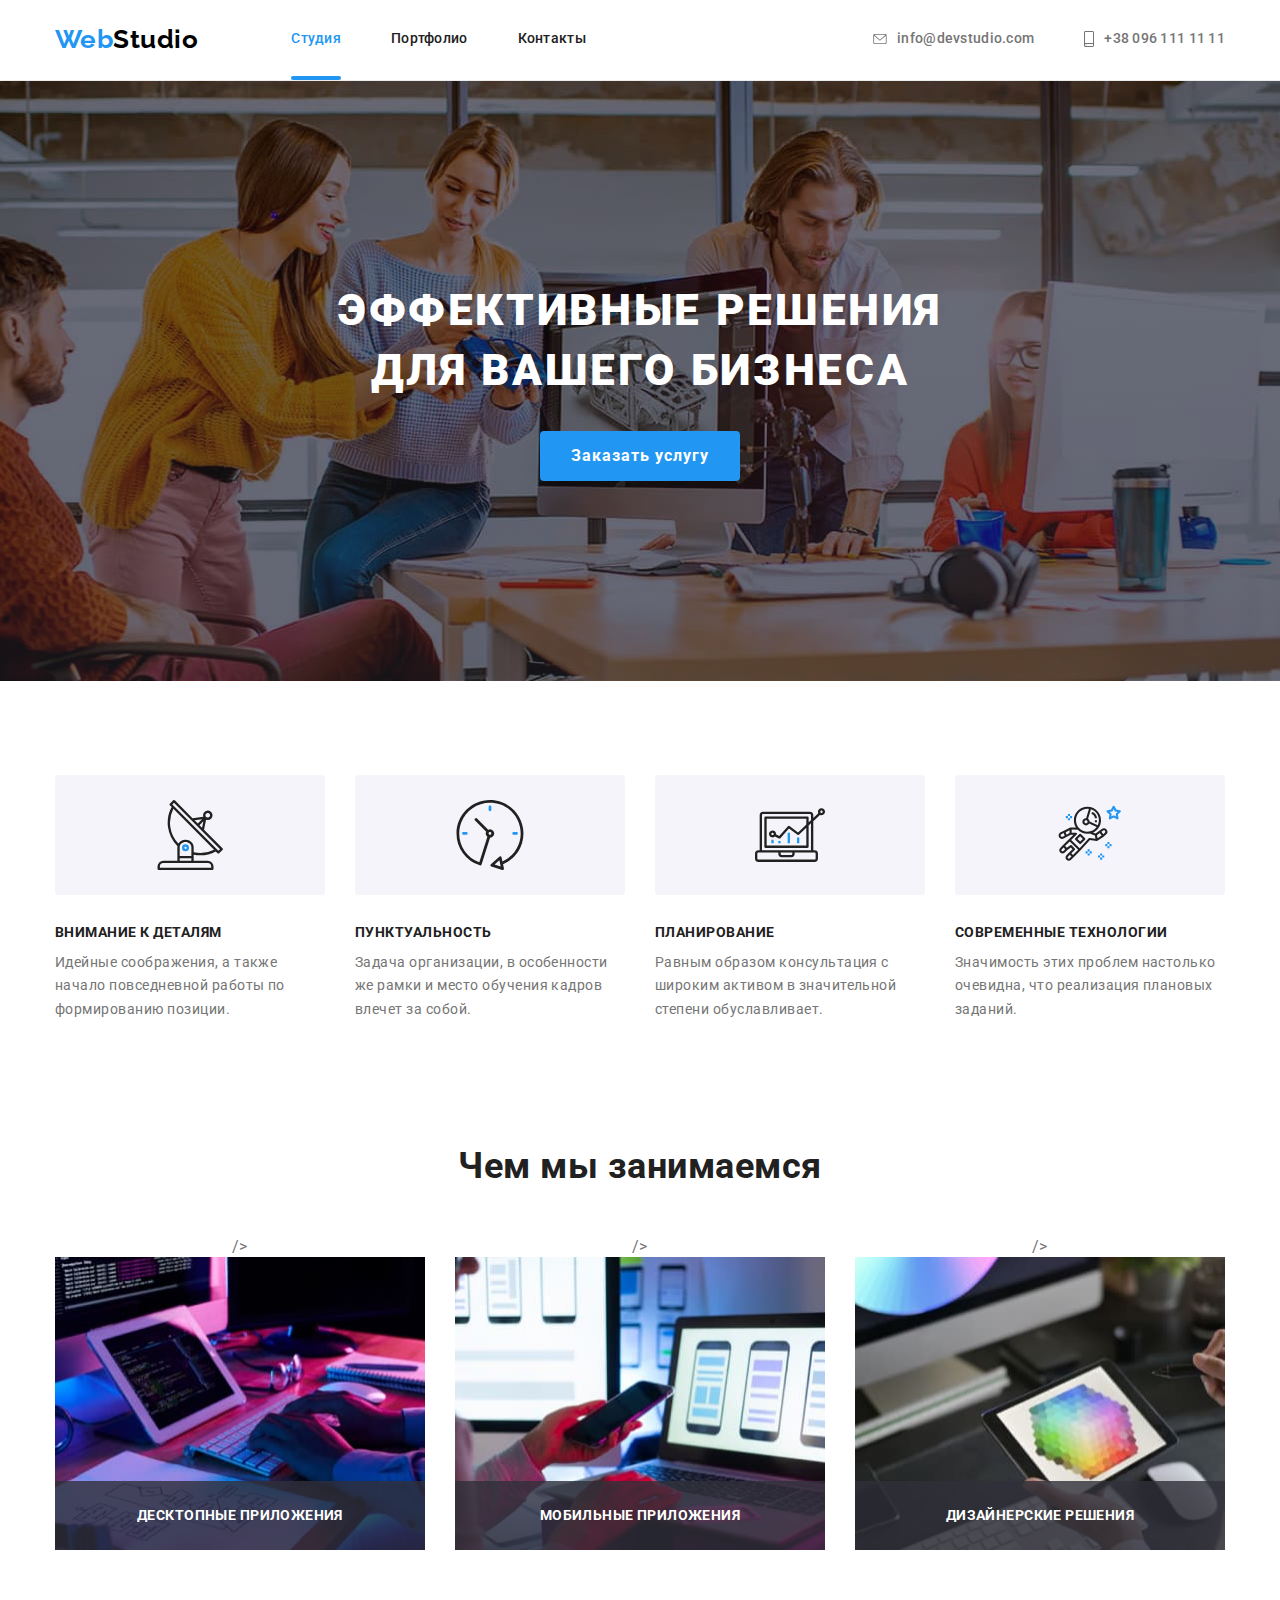
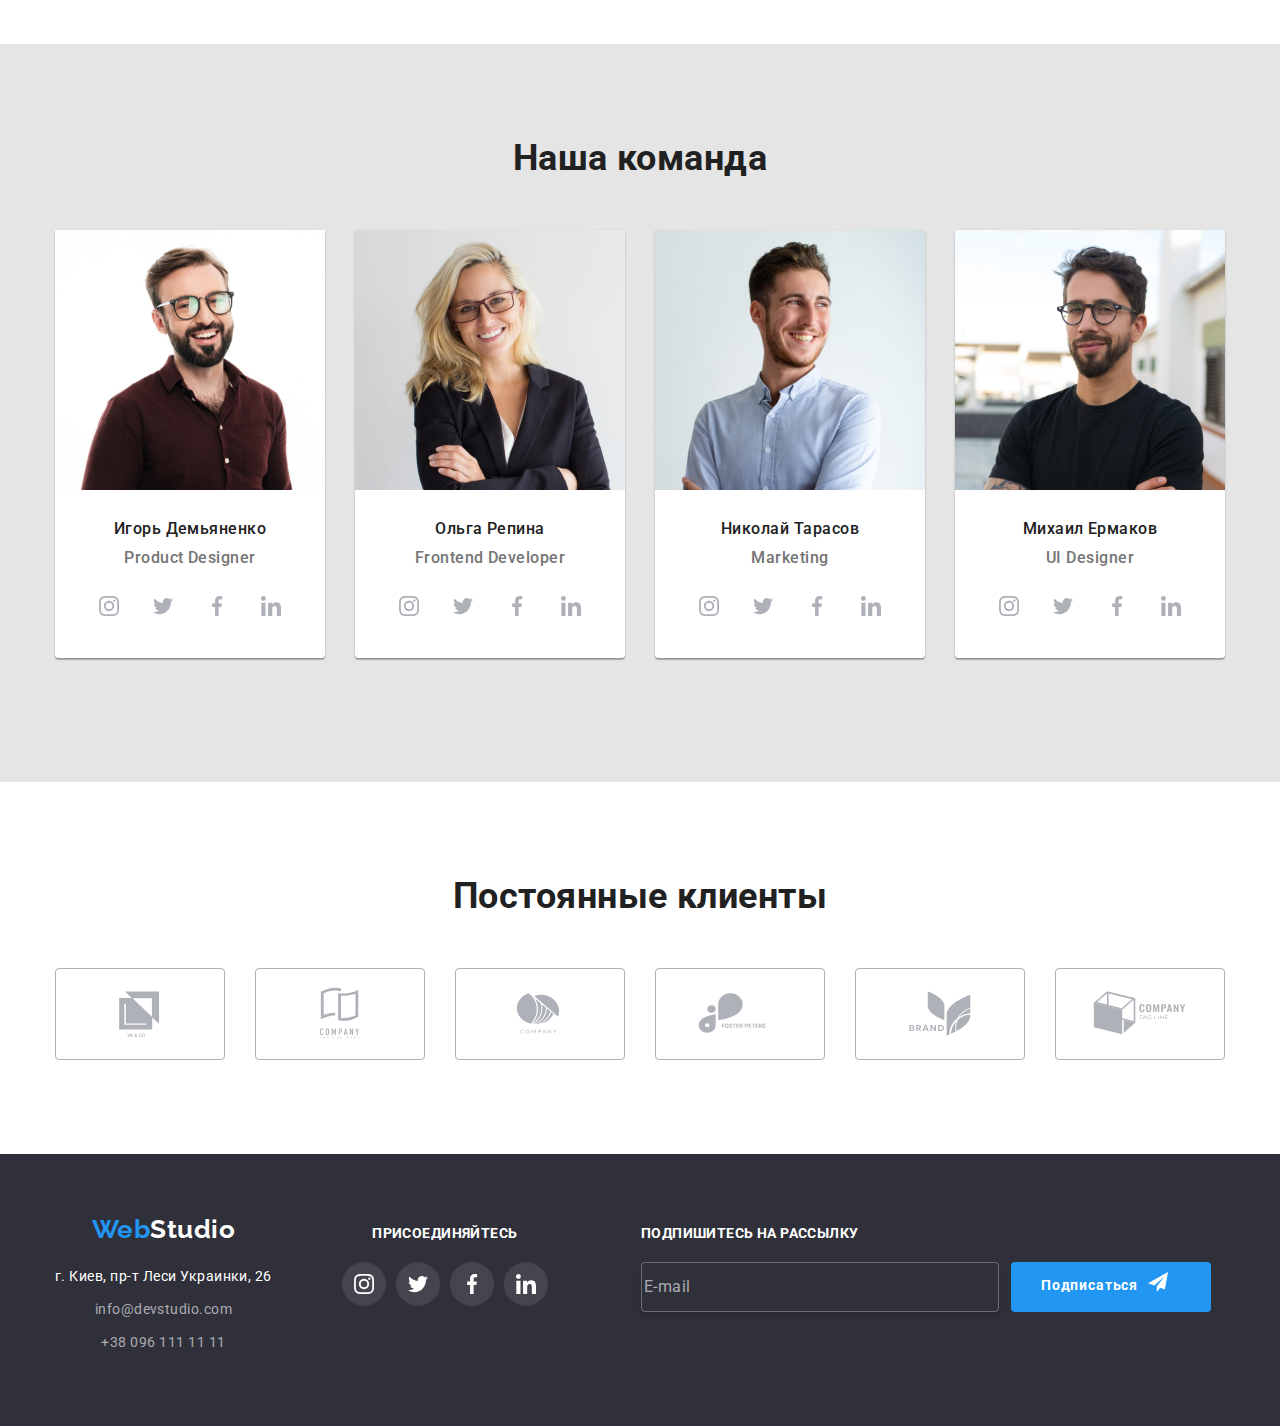
<file: index.html>
<!DOCTYPE html>
<html lang="ru">
  <head>
    <meta charset="UTF-8" />
    <meta http-equiv="X-UA-Compatible" content="IE=edge" />
    <meta name="viewport" content="width=device-width, initial-scale=1.0" />
    <title>Document</title>
    <link rel="preconnect" href="https://fonts.googleapis.com" />
    <link rel="preconnect" href="https://fonts.gstatic.com" crossorigin />
    <link
      href="https://fonts.googleapis.com/css2?family=Raleway:wght@700&family=Roboto:wght@400;500;700;900&display=swap"
      rel="stylesheet"
    />
    <link
      rel="stylesheet"
      href="https://cdnjs.cloudflare.com/ajax/libs/modern-normalize/1.1.0/modern-normalize.css"
    />

    <link rel="stylesheet" href="./css/main.min.css" />
  </head>

  <body class="page">
    <!-- Шапка сайта -->

    <header class="page-header">
      <div class="container">
        <div class="header-box">
          <nav class="site-nav">
            <a href="./index.html" class="logo logo--header-logo link"
              >Web<span class="logo--dark-logo">Studio</span></a
            >

            <ul class="site-nav__list list">
              <li class="site-nav__item">
                <a href="./index.html" class="site-nav__link link current"
                  >Студия</a
                >
              </li>
              <li class="site-nav__item">
                <a href="./portfolio.html" class="site-nav__link link"
                  >Портфолио</a
                >
              </li>
              <li class="site-nav__item">
                <a href="#" class="site-nav__link link">Контакты</a>
              </li>
            </ul>
          </nav>

          <ul class="header-contacts list">
            <li class="header-contacts__item">
              <a
                href="mailto:info@devstudio.com"
                class="header-contacts__link link"
                ><svg class="header-contacts__icon header-contacts__icon--mail">
                  <use href="./images/symbol-defs.svg#icon-envelope"></use>
                </svg>
                info@devstudio.com</a
              >
            </li>
            <li class="header-contacts__item">
              <a href="tel:+380961111111" class="header-contacts__link link"
                ><svg
                  class="header-contacts__icon header-contacts__icon--phone"
                >
                  <use href="./images/symbol-defs.svg#icon-smartphone"></use>
                </svg>
                +38 096 111 11 11</a
              >
            </li>
          </ul>
        </div>
        <button type="button" class="menu-open">
          <svg class="menu-open__icon">
            <use href="./images/symbol-defs.svg#icon-menu_40px"></use>
          </svg>
        </button>
        <div class="mob-menu is-hidden">
          <div class="container">
            <button type="button" class="menu-close">
              <svg class="menu-close__icon">
                <use href="./images/symbol-defs.svg#icon-Vector"></use>
              </svg>
            </button>
            <ul class="mob-menu-list list">
              <li class="mob-menu-list__item">
                <a href="./index.html" class="mob-menu-list__link link current"
                  >Студия</a
                >
              </li>
              <li class="mob-menu-list__item">
                <a href="./portfolio.html" class="mob-menu-list__link link"
                  >Портфолио</a
                >
              </li>
              <li class="mob-menu-list__item">
                <a href="#" class="mob-menu-list__link link">Контакты</a>
              </li>
            </ul>
            <ul class="mob-menu-contacts list">
              <li class="mob-menu-contacts__item">
                <a
                  href="tel:+380961111111"
                  class="
                    mob-menu-contacts__link
                    link
                    mob-menu-contacts__link--large
                  "
                >
                  +38 096 111 11 11</a
                >
              </li>
              <li class="mob-menu-contacts__item">
                <a
                  href="mailto:info@devstudio.com"
                  class="mob-menu-contacts__link link"
                >
                  info@devstudio.com</a
                >
              </li>
            </ul>
            <ul class="mob-menu-social list">
              <li class="mob-menu-social__item">
                <a href="" class="mob-menu-social__link">Instagram</a>
              </li>
              <li class="mob-menu-social__item">
                <a href="" class="mob-menu-social__link">Twitter</a>
              </li>
              <li class="mob-menu-social__item">
                <a href="" class="mob-menu-social__link">Facebook</a>
              </li>
              <li class="mob-menu-social__item">
                <a href="" class="mob-menu-social__link">LinkedIn</a>
              </li>
            </ul>
          </div>
        </div>
      </div>
    </header>

    <main>
      <!-- Герой -->

      <section class="hero">
        <div class="hero__container container">
          <h1 class="hero__title">Эффективные решения для вашего бизнеса</h1>
          <button type="button" class="button button--primary" data-modal-open>
            Заказать услугу
          </button>
        </div>
      </section>

      <!-- Преймущества -->

      <section class="advantages section container">
        <div class="advantages-box">
          <h2
            class="
              advantages__title
              section-title section-title--color--dark
              visually-hidden
            "
          >
            Наши преймущества
          </h2>
          <ul class="list advantages-list">
            <li class="advantages-list__item">
              <div class="advantages-list__box">
                <svg class="advantages-list__icon">
                  <use
                    href="./images/symbol-defs.svg#icon-Group123"
                    width="70"
                    height="70"
                  ></use>
                </svg>
              </div>

              <h3 class="advantages-list__title">Внимание к деталям</h3>
              <p class="advantages-list__text">
                Идейные соображения, а также начало повседневной работы по
                формированию позиции.
              </p>
            </li>
            <li class="advantages-list__item">
              <div class="advantages-list__box">
                <svg class="advantages-list__icon">
                  <use
                    href="./images/symbol-defs.svg#icon-clock-1"
                    width="70"
                    height="70"
                  ></use>
                </svg>
              </div>
              <h3 class="advantages-list__title">Пунктуальность</h3>
              <p class="advantages-list__text">
                Задача организации, в особенности же рамки и место обучения
                кадров влечет за собой.
              </p>
            </li>
            <li class="advantages-list__item">
              <div class="advantages-list__box">
                <svg class="advantages-list__icon">
                  <use
                    href="./images/symbol-defs.svg#icon-diagram-1"
                    width="70"
                    height="70"
                  ></use>
                </svg>
              </div>
              <h3 class="advantages-list__title">Планирование</h3>
              <p class="advantages-list__text">
                Равным образом консультация с широким активом в значительной
                степени обуславливает.
              </p>
            </li>
            <li class="advantages-list__item">
              <div class="advantages-list__box">
                <svg class="advantages-list__icon">
                  <use
                    href="./images/symbol-defs.svg#icon-astronaut-1"
                    width="70"
                    height="70"
                  ></use>
                </svg>
              </div>
              <h3 class="advantages-list__title">Современные технологии</h3>
              <p class="advantages-list__text">
                Значимость этих проблем настолько очевидна, что реализация
                плановых заданий.
              </p>
            </li>
          </ul>
        </div>
      </section>

      <!-- Чем мы занимаемся -->

      <section class="work section">
        <div class="work-box container">
          <h2 class="work__title section-title section-title--color--dark">
            Чем мы занимаемся
          </h2>
          <ul class="list work-list">
            <li class="work-list__item">
              <a href="#" class="work-list__link link">
                <picture>
                  <source
                    srcset="./images/a1dx.jpg 2x, ./images/a1d.jpg 1x"
                    media="(min-width: 1200px)"
                  />
                  />
                  <img src="./images/img1.jpg" alt="Наши работы" />
                </picture>

                <h3 class="work-list__text">Десктопные приложения</h3>
              </a>
            </li>
            <li class="work-list__item">
              <a href="#" class="work-list__link link">
                <picture>
                  <source
                    srcset="./images/a2dx.jpg 2x, ./images/a2d.jpg 1x"
                    media="(min-width: 1200px)"
                  />
                  />
                  <img src="./images/img2.jpg" alt="Наши работы" />
                </picture>

                <h3 class="work-list__text">Мобильные приложения</h3>
              </a>
            </li>
            <li class="work-list__item">
              <a href="#" class="work-list__link link">
                <picture>
                  <source
                    srcset="./images/a3dx.jpg 2x, ./images/a3d.jpg 1x"
                    media="(min-width: 1200px)"
                  />
                  />
                  <img src="./images/img3.jpg" alt="Наши работы" />
                </picture>

                <h3 class="work-list__text">Дизайнерские решения</h3>
              </a>
            </li>
          </ul>
        </div>
      </section>

      <!-- Наша команда-->

      <section class="section team">
        <div class="team-box container">
          <h2 class="section-title section-title--color--dark team__title">
            Наша команда
          </h2>
          <ul class="list team-list">
            <li class="team-list__item">
              <picture>
                <source
                  srcset="./images/t1dx.jpg 2x, ./images/t1d.jpg 1x"
                  media="(min-width: 1200px)"
                />
                <source
                  srcset="./images/t1tx.jpg 2x, ./images/t1t.jpg 1x"
                  media="(min-width: 768px)"
                />
                <source
                  srcset="./images/t1mx.jpg 2x, ./images/t1m.jpg 1x"
                  media="(min-width: 320px)"
                />
                <img src="./images/img-demyanenko.jpg" alt="Наши специалисты" />
              </picture>

              <div class="team-list__text-wrapper">
                <h3 class="team-list__text team-list__text--dark">
                  Игорь Демьяненко
                </h3>
                <p class="team-list__subtext">Product Designer</p>

                <ul class="list social-list">
                  <li class="social-list__item">
                    <a href="#" class="link social-list__link">
                      <div class="social-list__box">
                        <svg class="social-list__icon">
                          <use
                            href="./images/symbol-defs.svg#icon-instagram-2"
                          ></use>
                        </svg>
                      </div>
                    </a>
                  </li>

                  <li class="social-list__item">
                    <a href="#" class="link social-list__link">
                      <div class="social-list__box">
                        <svg class="social-list__icon">
                          <use
                            href="./images/symbol-defs.svg#icon-twitter-1"
                          ></use>
                        </svg>
                      </div>
                    </a>
                  </li>

                  <li class="social-list__item">
                    <a href="#" class="link social-list__link">
                      <div class="social-list__box">
                        <svg class="social-list__icon">
                          <use
                            href="./images/symbol-defs.svg#icon-facebook-1"
                          ></use>
                        </svg>
                      </div>
                    </a>
                  </li>

                  <li class="social-list__item">
                    <a href="#" class="link social-list__link">
                      <div class="social-list__box">
                        <svg class="social-list__icon">
                          <use
                            href="./images/symbol-defs.svg#icon-linkedin-1"
                          ></use>
                        </svg>
                      </div>
                    </a>
                  </li>
                </ul>
              </div>
            </li>
            <li class="team-list__item">
              <picture>
                <source
                  srcset="./images/t2dx.jpg 2x, ./images/t2d.jpg 1x"
                  media="(min-width: 1200px)"
                />
                <source
                  srcset="./images/t2tx.jpg 2x, ./images/t2t.jpg 1x"
                  media="(min-width: 768px)"
                />
                <source
                  srcset="./images/t2mx.jpg 2x, ./images/t2m.jpg 1x"
                  media="(min-width: 320px)"
                />
                <img src="./images/img-repyna.jpg" alt="Наши специалисты" />
              </picture>

              <div class="team-list__text-wrapper">
                <h3 class="team-list__text team-list__text--dark">
                  Ольга Репина
                </h3>
                <p class="team-list__subtext">Frontend Developer</p>

                <ul class="list social-list">
                  <li class="social-list__item">
                    <a href="#" class="link social-list__link">
                      <div class="social-list__box">
                        <svg class="social-list__icon">
                          <use
                            href="./images/symbol-defs.svg#icon-instagram-2"
                          ></use>
                        </svg>
                      </div>
                    </a>
                  </li>

                  <li class="social-list__item">
                    <a href="#" class="link social-list__link">
                      <div class="social-list__box">
                        <svg class="social-list__icon">
                          <use
                            href="./images/symbol-defs.svg#icon-twitter-1"
                          ></use>
                        </svg>
                      </div>
                    </a>
                  </li>

                  <li class="social-list__item">
                    <a href="#" class="link social-list__link">
                      <div class="social-list__box">
                        <svg class="social-list__icon">
                          <use
                            href="./images/symbol-defs.svg#icon-facebook-1"
                          ></use>
                        </svg>
                      </div>
                    </a>
                  </li>

                  <li class="social-list__item">
                    <a href="#" class="link social-list__link">
                      <div class="social-list__box">
                        <svg class="social-list__icon">
                          <use
                            href="./images/symbol-defs.svg#icon-linkedin-1"
                          ></use>
                        </svg>
                      </div>
                    </a>
                  </li>
                </ul>
              </div>
            </li>
            <li class="team-list__item">
              <picture>
                <source
                  srcset="./images/t3dx.jpg 2x, ./images/t3d.jpg 1x"
                  media="(min-width: 1200px)"
                />
                <source
                  srcset="./images/t3tx.jpg 2x, ./images/t3t.jpg 1x"
                  media="(min-width: 768px)"
                />
                <source
                  srcset="./images/t3mx.jpg 2x, ./images/t3m.jpg 1x"
                  media="(min-width: 320px)"
                />
                <img src="./images/img-tarasov.jpg" alt="Наши специалисты" />
              </picture>

              <div class="team-list__text-wrapper">
                <h3 class="team-list__text team-list__text--dark">
                  Николай Тарасов
                </h3>
                <p class="team-list__subtext">Marketing</p>

                <ul class="list social-list">
                  <li class="social-list__item">
                    <a href="#" class="link social-list__link">
                      <div class="social-list__box">
                        <svg class="social-list__icon">
                          <use
                            href="./images/symbol-defs.svg#icon-instagram-2"
                          ></use>
                        </svg>
                      </div>
                    </a>
                  </li>

                  <li class="social-list__item">
                    <a href="#" class="link social-list__link">
                      <div class="social-list__box">
                        <svg class="social-list__icon">
                          <use
                            href="./images/symbol-defs.svg#icon-twitter-1"
                          ></use>
                        </svg>
                      </div>
                    </a>
                  </li>

                  <li class="social-list__item">
                    <a href="#" class="link social-list__link">
                      <div class="social-list__box">
                        <svg class="social-list__icon">
                          <use
                            href="./images/symbol-defs.svg#icon-facebook-1"
                          ></use>
                        </svg>
                      </div>
                    </a>
                  </li>

                  <li class="social-list__item">
                    <a href="#" class="link social-list__link">
                      <div class="social-list__box">
                        <svg class="social-list__icon">
                          <use
                            href="./images/symbol-defs.svg#icon-linkedin-1"
                          ></use>
                        </svg>
                      </div>
                    </a>
                  </li>
                </ul>
              </div>
            </li>
            <li class="team-list__item">
              <picture>
                <source
                  srcset="./images/t4dx.jpg 2x, ./images/t4d.jpg 1x"
                  media="(min-width: 1200px)"
                />
                <source
                  srcset="./images/t4tx.jpg 2x, ./images/t4t.jpg 1x"
                  media="(min-width: 768px)"
                />
                <source
                  srcset="./images/t4mx.jpg 2x, ./images/t4m.jpg 1x"
                  media="(min-width: 320px)"
                />
                <img src="./images/img-ermakov.jpg" alt="Наши специалисты" />
              </picture>

              <div class="team-list__text-wrapper">
                <h3 class="team-list__text team-list__text--dark">
                  Михаил Ермаков
                </h3>
                <p class="team-list__subtext">UI Designer</p>

                <ul class="list social-list">
                  <li class="social-list__item">
                    <a href="#" class="link social-list__link">
                      <div class="social-list__box">
                        <svg class="social-list__icon">
                          <use
                            href="./images/symbol-defs.svg#icon-instagram-2"
                          ></use>
                        </svg>
                      </div>
                    </a>
                  </li>

                  <li class="social-list__item">
                    <a href="#" class="link social-list__link">
                      <div class="social-list__box">
                        <svg class="social-list__icon">
                          <use
                            href="./images/symbol-defs.svg#icon-twitter-1"
                          ></use>
                        </svg>
                      </div>
                    </a>
                  </li>

                  <li class="social-list__item">
                    <a href="#" class="link social-list__link">
                      <div class="social-list__box">
                        <svg class="social-list__icon">
                          <use
                            href="./images/symbol-defs.svg#icon-facebook-1"
                          ></use>
                        </svg>
                      </div>
                    </a>
                  </li>

                  <li class="social-list__item">
                    <a href="#" class="link social-list__link">
                      <div class="social-list__box">
                        <svg class="social-list__icon">
                          <use
                            href="./images/symbol-defs.svg#icon-linkedin-1"
                          ></use>
                        </svg>
                      </div>
                    </a>
                  </li>
                </ul>
              </div>
            </li>
          </ul>
        </div>
      </section>

      <!-- Постоянные клиенты -->

      <section class="section clients container">
        <div>
          <h2 class="section-title section-title--color--dark clients__title">
            Постоянные клиенты
          </h2>

          <ul class="list clients-list">
            <li class="clients-list__item">
              <a href="#" class="clients-list__link link">
                <div class="clients-list__box">
                  <svg class="clients-list__icon">
                    <use href="./images/symbol-defs.svg#icon-Clients1"></use>
                  </svg>
                </div>
              </a>
            </li>

            <li class="clients-list__item">
              <a href="#" class="clients-list__link link">
                <div class="clients-list__box">
                  <svg class="clients-list__icon">
                    <use href="./images/symbol-defs.svg#icon-Clients2"></use>
                  </svg>
                </div>
              </a>
            </li>

            <li class="clients-list__item">
              <a href="#" class="clients-list__link link">
                <div class="clients-list__box">
                  <svg class="clients-list__icon">
                    <use href="./images/symbol-defs.svg#icon-Clients3"></use>
                  </svg>
                </div>
              </a>
            </li>

            <li class="clients-list__item">
              <a href="#" class="clients-list__link link">
                <div class="clients-list__box">
                  <svg class="clients-list__icon">
                    <use href="./images/symbol-defs.svg#icon-Clients4"></use>
                  </svg>
                </div>
              </a>
            </li>

            <li class="clients-list__item">
              <a href="#" class="clients-list__link link">
                <div class="clients-list__box">
                  <svg class="clients-list__icon">
                    <use href="./images/symbol-defs.svg#icon-Clients5"></use>
                  </svg>
                </div>
              </a>
            </li>

            <li class="clients-list__item">
              <a href="#" class="clients-list__link link">
                <div class="clients-list__box">
                  <svg class="clients-list__icon">
                    <use href="./images/symbol-defs.svg#icon-Clients6"></use>
                  </svg>
                </div>
              </a>
            </li>
          </ul>
        </div>
      </section>
    </main>

    <!-- Футер -->

    <footer class="page-footer page-footer--theme--dark">
      <div class="footer-info container">
        <div class="footer-contacts">
          <a href="./index.html" class="link logo logo--footer-logo"
            >Web<span class="logo--light-logo">Studio</span></a
          >
          <address class="footer-contacts__address">
            г. Киев, пр-т Леси Украинки, 26
          </address>
          <ul class="footer-contacts-list list">
            <li class="footer-contacts-list__item">
              <a
                href="mailto:info@devstudio.com"
                class="footer-contacts__link link"
                >info@devstudio.com</a
              >
            </li>
            <li class="footer-contacts-list__item">
              <a href="tel:+380961111111" class="footer-contacts__link link"
                >+38 096 111 11 11</a
              >
            </li>
          </ul>
        </div>

        <div class="footer-links">
          <h2 class="footer-links__title">Присоединяйтесь</h2>

          <ul class="list social-list">
            <li class="social-list__item">
              <a href="#" class="link social-list__link">
                <div class="social-list__box social-list__box--theme-dark">
                  <svg
                    class="social-list__icon social-list__icon--color--light"
                  >
                    <use href="./images/symbol-defs.svg#icon-instagram-2"></use>
                  </svg>
                </div>
              </a>
            </li>

            <li class="social-list__item">
              <a href="#" class="link social-list__link">
                <div class="social-list__box social-list__box--theme-dark">
                  <svg
                    class="social-list__icon social-list__icon--color--light"
                  >
                    <use href="./images/symbol-defs.svg#icon-twitter-1"></use>
                  </svg>
                </div>
              </a>
            </li>

            <li class="social-list__item">
              <a href="#" class="link social-list__link">
                <div class="social-list__box social-list__box--theme-dark">
                  <svg
                    class="social-list__icon social-list__icon--color--light"
                  >
                    <use href="./images/symbol-defs.svg#icon-facebook-1"></use>
                  </svg>
                </div>
              </a>
            </li>

            <li class="social-list__item">
              <a href="#" class="link social-list__link">
                <div class="social-list__box social-list__box--theme-dark">
                  <svg
                    class="social-list__icon social-list__icon--color--light"
                  >
                    <use href="./images/symbol-defs.svg#icon-linkedin-1"></use>
                  </svg>
                </div>
              </a>
            </li>
          </ul>
        </div>

        <div class="subscription">
          <h2 class="subscription__title">Подпишитесь на рассылку</h2>

          <div class="subscription-box">
            <form class="subscription-form">
              <label for="">
                <input
                  type="email"
                  name="email"
                  placeholder="E-mail"
                  class="subscription-form__input"
                />
              </label>
              <button
                type="submit"
                class="button button--primary button__footer-btn"
              >
                Подписаться
                <svg class="button__icon">
                  <use
                    href="./images/symbol-defs.svg#icon-icon-send"
                    width="20"
                    height="20"
                  ></use>
                </svg>
              </button>
            </form>
          </div>
        </div>
      </div>
    </footer>

    <!-------------------------------- Модальное окно -->

    <div class="backdrop is-hidden" data-modal>
      <div class="modal container">
        <button type="button" class="close-btn" data-modal-close>
          <svg class="close-btn__icon">
            <use href="./images/symbol-defs.svg#icon-Vector"></use>
          </svg>
        </button>

        <form action="" method="GET" class="modal__form">
          <p class="modal__title">Оставьте свои данные, мы вам перезвоним</p>
          <div class="modal__form-field">
            <label for="name-input" class="modal__input-text">Имя</label>
            <div class="modal__input-wrapper">
              <input
                type="text"
                name="user-name"
                id="name-input"
                class="modal__form-input"
              />
              <svg class="modal__input-icon" width="18" height="18">
                <use
                  href="./images/symbol-defs.svg#icon-person-black-18dp-1"
                ></use>
              </svg>
            </div>
          </div>
          <div class="modal__form-field">
            <label for="tel-input" class="modal__input-text">Телефон</label>
            <div class="modal__input-wrapper">
              <input
                type="tel"
                id="tel-input"
                name="user-phone"
                class="modal__form-input"
              />
              <svg class="modal__input-icon" width="18" height="18">
                <use
                  href="./images/symbol-defs.svg#icon-phone-black-18dp-1"
                ></use>
              </svg>
            </div>
          </div>
          <div class="modal__form-field">
            <label for="email-input" class="modal__input-text">Почта</label>
            <div class="modal__input-wrapper">
              <input
                type="email"
                id="email-input"
                name="user-email"
                class="modal__form-input"
              />
              <svg class="modal__input-icon" width="18" height="18">
                <use
                  href="./images/symbol-defs.svg#icon-email-black-18dp-1"
                ></use>
              </svg>
            </div>
          </div>

          <div class="modal__form-field">
            <label for="comment" class="modal__input-text">Комментарий</label>
            <textarea
              name="user-comment"
              id="comment"
              class="modal__form-text"
              placeholder="Введите текст"
            ></textarea>
          </div>

          <div class="modal__form-field">
            <input
              type="checkbox"
              class="modal__input-check visually-hidden"
              id="input-check"
            />
            <label for="input-check" class="modal__input-check-text">
              <span class="modal__check-icon-wrapper">
                <svg class="modal__check-icon" width="16" height="15">
                  <use href="./images/symbol-defs.svg#icon-Vector-4"></use>
                </svg>
              </span>
              Соглашаюсь с рассылкой и принимаю&nbsp
              <a href="#" class="modal__privacy-link"> Условия договора</a>
            </label>
          </div>

          <button type="submit" class="button button--primary button--modal">
            Отправить
          </button>
        </form>
      </div>
    </div>

    <script src="./js/menu.js"></script>
    <script src="./js/modal.js"></script>
  </body>
</html>
</file>
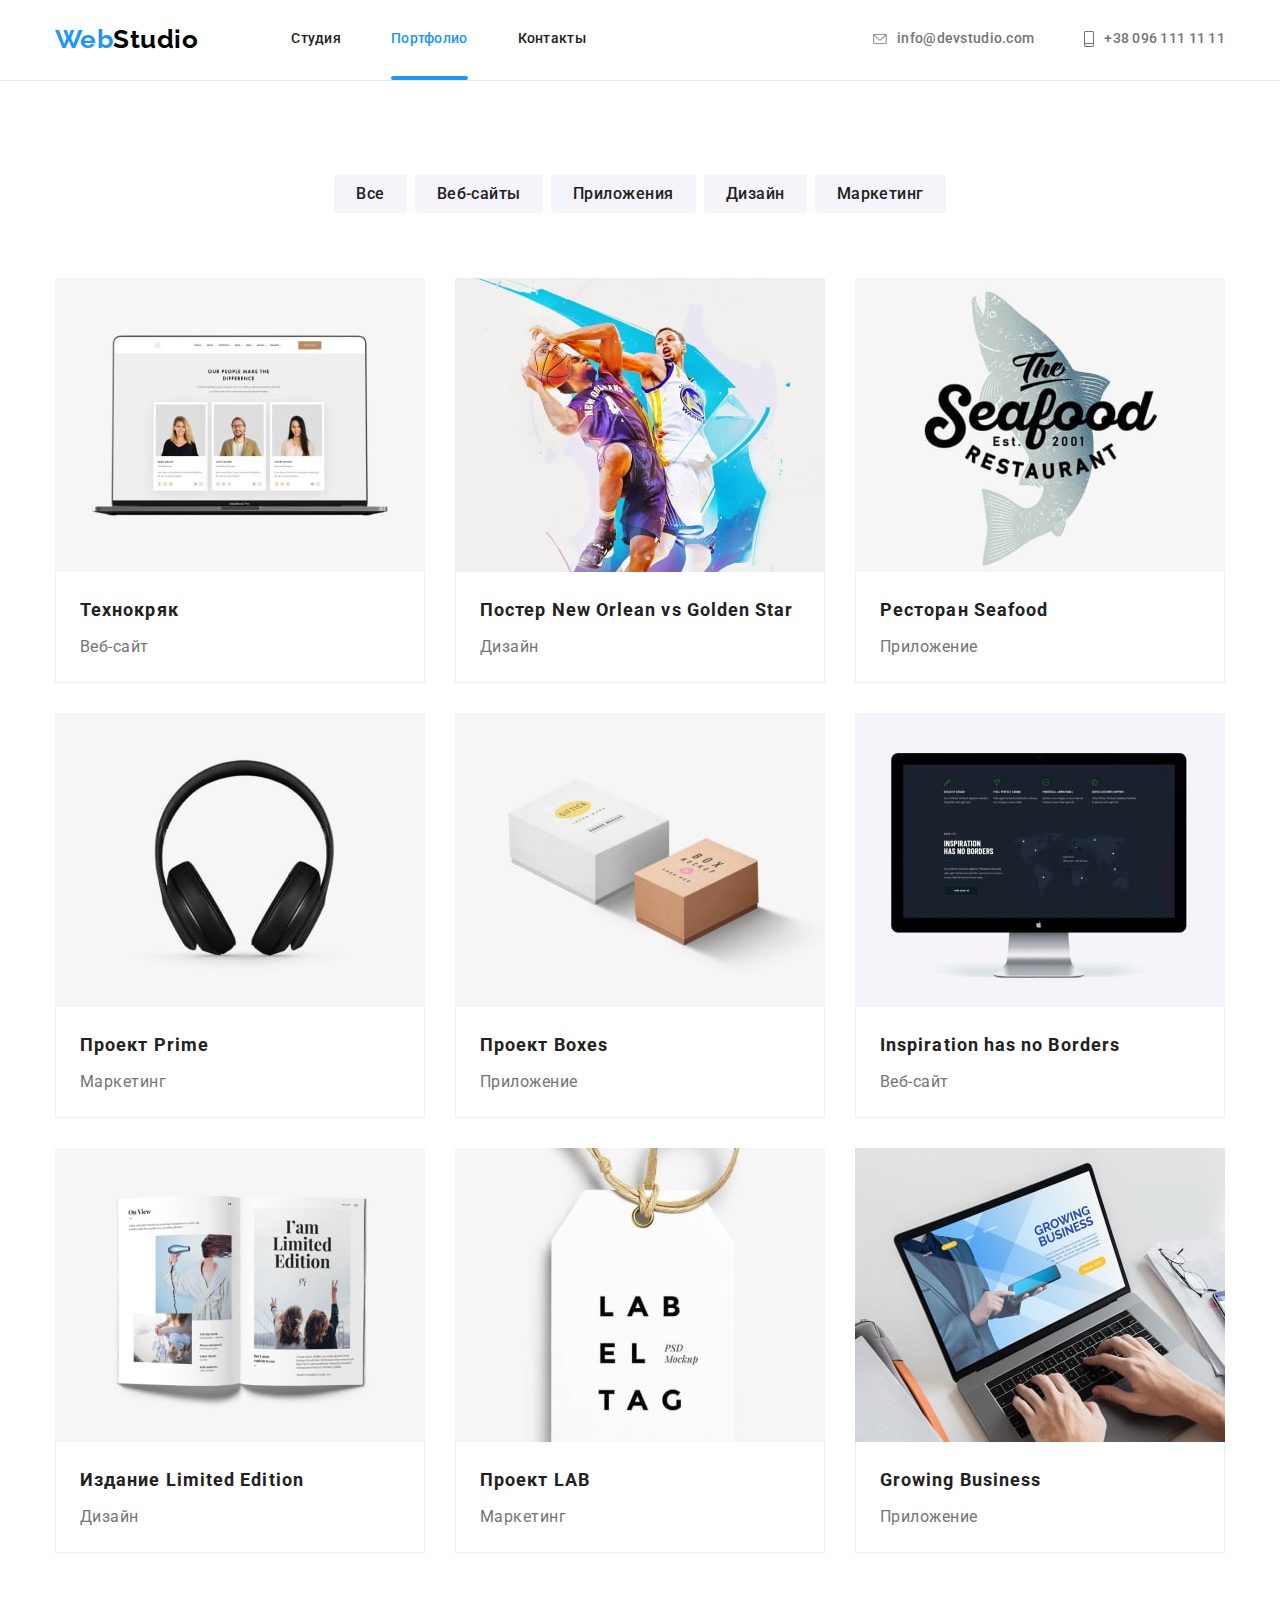
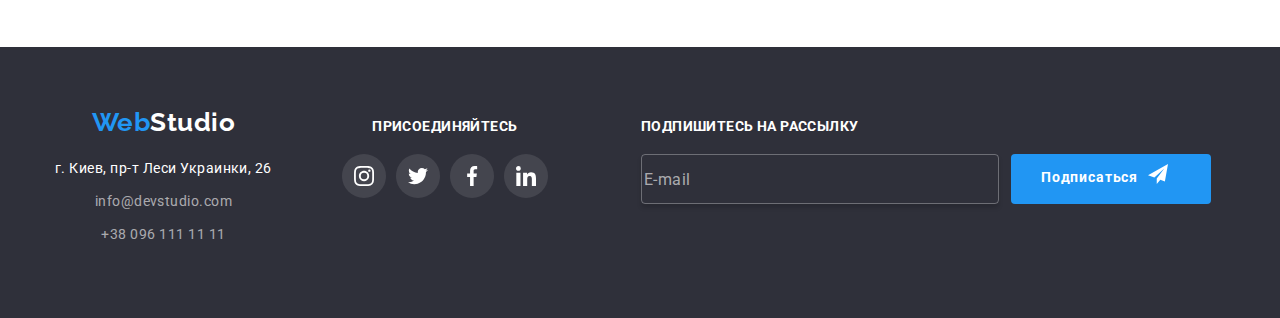
<file: portfolio.html>
<!DOCTYPE html>
<html lang="ru">
  <head>
    <meta charset="UTF-8" />
    <meta http-equiv="X-UA-Compatible" content="IE=edge" />
    <meta name="viewport" content="width=device-width, initial-scale=1.0" />
    <title>Document</title>
    <link rel="preconnect" href="https://fonts.googleapis.com" />
    <link rel="preconnect" href="https://fonts.gstatic.com" crossorigin />
    <link
      href="https://fonts.googleapis.com/css2?family=Raleway:wght@700&family=Roboto:wght@400;500;700;900&display=swap"
      rel="stylesheet"
    />
    <link
      rel="stylesheet"
      href="https://cdnjs.cloudflare.com/ajax/libs/modern-normalize/1.1.0/modern-normalize.css"
    />

    <link rel="stylesheet" href="./css/main.min.css" />
  </head>
  <body class="page">
    <!-- Шапка сайта -->

    <header class="page-header">
      <div class="container">
        <div class="header-box">
          <nav class="site-nav">
            <a href="./index.html" class="logo logo--header-logo link"
              >Web<span class="logo--dark-logo">Studio</span></a
            >

            <ul class="site-nav__list list">
              <li class="site-nav__item">
                <a href="./index.html" class="site-nav__link link">Студия</a>
              </li>
              <li class="site-nav__item">
                <a href="./portfolio.html" class="site-nav__link link current"
                  >Портфолио</a
                >
              </li>
              <li class="site-nav__item">
                <a href="#" class="site-nav__link link">Контакты</a>
              </li>
            </ul>
          </nav>

          <ul class="header-contacts list">
            <li class="header-contacts__item">
              <a
                href="mailto:info@devstudio.com"
                class="header-contacts__link link"
                ><svg class="header-contacts__icon header-contacts__icon--mail">
                  <use href="./images/symbol-defs.svg#icon-envelope"></use>
                </svg>
                info@devstudio.com</a
              >
            </li>
            <li class="header-contacts__item">
              <a href="tel:+380961111111" class="header-contacts__link link"
                ><svg
                  class="header-contacts__icon header-contacts__icon--phone"
                >
                  <use href="./images/symbol-defs.svg#icon-smartphone"></use>
                </svg>
                +38 096 111 11 11</a
              >
            </li>
          </ul>
        </div>
        <button type="button" class="menu-open">
          <svg class="menu-open__icon">
            <use href="./images/symbol-defs.svg#icon-menu_40px"></use>
          </svg>
        </button>
        <div class="mob-menu is-hidden">
          <div class="container">
            <button type="button" class="menu-close">
              <svg class="menu-close__icon">
                <use href="./images/symbol-defs.svg#icon-Vector"></use>
              </svg>
            </button>
            <ul class="mob-menu-list list">
              <li class="mob-menu-list__item">
                <a href="./index.html" class="mob-menu-list__link link"
                  >Студия</a
                >
              </li>
              <li class="mob-menu-list__item">
                <a
                  href="./portfolio.html"
                  class="mob-menu-list__link link current"
                  >Портфолио</a
                >
              </li>
              <li class="mob-menu-list__item">
                <a href="#" class="mob-menu-list__link link">Контакты</a>
              </li>
            </ul>
            <ul class="mob-menu-contacts list">
              <li class="mob-menu-contacts__item">
                <a
                  href="tel:+380961111111"
                  class="
                    mob-menu-contacts__link
                    link
                    mob-menu-contacts__link--large
                  "
                >
                  +38 096 111 11 11</a
                >
              </li>
              <li class="mob-menu-contacts__item">
                <a
                  href="mailto:info@devstudio.com"
                  class="mob-menu-contacts__link link"
                >
                  info@devstudio.com</a
                >
              </li>
            </ul>
            <ul class="mob-menu-social list">
              <li class="mob-menu-social__item">
                <a href="" class="mob-menu-social__link">Instagram</a>
              </li>
              <li class="mob-menu-social__item">
                <a href="" class="mob-menu-social__link">Twitter</a>
              </li>
              <li class="mob-menu-social__item">
                <a href="" class="mob-menu-social__link">Facebook</a>
              </li>
              <li class="mob-menu-social__item">
                <a href="" class="mob-menu-social__link">LinkedIn</a>
              </li>
            </ul>
          </div>
        </div>
      </div>
    </header>

    <main>
      <section class="section example">
        <h1 class="section-title section-title--color--dark visually-hidden">
          Наши работы
        </h1>
        <div class="example-box container">
          <!-- Фильтр -->

          <ul class="list filter-list">
            <li class="filter-list__item">
              <button type="button" class="button button__filter">Все</button>
            </li>
            <li class="filter-list__item">
              <button type="button" class="button button__filter">
                Веб-сайты
              </button>
            </li>
            <li class="filter-list__item">
              <button type="button" class="button button__filter">
                Приложения
              </button>
            </li>
            <li class="filter-list__item">
              <button type="button" class="button button__filter">
                Дизайн
              </button>
            </li>
            <li class="filter-list__item">
              <button type="button" class="button button__filter">
                Маркетинг
              </button>
            </li>
          </ul>

          <!-- Примеры работ -->

          <ul class="list example-list">
            <li class="example-list__item">
              <div class="example-list__card-thumb">
                <picture>
                  <source
                    srcset="./images/e1dx.jpg 2x, ./images/e1d.jpg 1x"
                    media="(min-width: 1200px)"
                  />
                  <source
                    srcset="./images/e1tx.jpg 2x, ./images/e1t.jpg 1x"
                    media="(min-width: 768px)"
                  />
                  <source
                    srcset="./images/e1mx.jpg 2x, ./images/e1m.jpg 1x"
                    media="(min-width: 320px)"
                  />
                  <img src="./images/img-pt1.jpg" alt="Лэптоп" />
                </picture>

                <p class="example-list__description">
                  Технокряк это современная площадка распространения
                  коронавируса. Компании используют эту платформу для цифрового
                  шпионажа и атак на защищённые сервера конкурентов.
                </p>
              </div>
              <div class="example-list__text-wrapper">
                <h2 class="example-list__title">Технокряк</h2>
                <p class="example-list__text">Веб-сайт</p>
              </div>
            </li>

            <li class="example-list__item">
              <div class="example-list__card-thumb">
                <picture>
                  <source
                    srcset="./images/e2dx.jpg 2x, ./images/e2d.jpg 1x"
                    media="(min-width: 1200px)"
                  />
                  <source
                    srcset="./images/e2tx.jpg 2x, ./images/e2t.jpg 1x"
                    media="(min-width: 768px)"
                  />
                  <source
                    srcset="./images/e2mx.jpg 2x, ./images/e2m.jpg 1x"
                    media="(min-width: 320px)"
                  />
                  <img src="./images/img-pt2.jpg" alt="Баскетболисты" />
                </picture>

                <p class="example-list__description">
                  Технокряк это современная площадка распространения
                  коронавируса. Компании используют эту платформу для цифрового
                  шпионажа и атак на защищённые сервера конкурентов.
                </p>
              </div>
              <div class="example-list__text-wrapper">
                <h2 class="example-list__title">
                  Постер New Orlean vs Golden Star
                </h2>
                <p class="example-list__text">Дизайн</p>
              </div>
            </li>

            <li class="example-list__item">
              <div class="example-list__card-thumb">
                <picture>
                  <source
                    srcset="./images/e3dx.jpg 2x, ./images/e3d.jpg 1x"
                    media="(min-width: 1200px)"
                  />
                  <source
                    srcset="./images/e3tx.jpg 2x, ./images/e3t.jpg 1x"
                    media="(min-width: 768px)"
                  />
                  <source
                    srcset="./images/e3mx.jpg 2x, ./images/e3m.jpg 1x"
                    media="(min-width: 320px)"
                  />
                  <img src="./images/img-pt3.jpg" alt="Логотип ресторана" />
                </picture>

                <p class="example-list__description">
                  Технокряк это современная площадка распространения
                  коронавируса. Компании используют эту платформу для цифрового
                  шпионажа и атак на защищённые сервера конкурентов.
                </p>
              </div>
              <div class="example-list__text-wrapper">
                <h2 class="example-list__title">Ресторан Seafood</h2>
                <p class="example-list__text">Приложение</p>
              </div>
            </li>

            <li class="example-list__item">
              <div class="example-list__card-thumb">
                <picture>
                  <source
                    srcset="./images/e4dx.jpg 2x, ./images/e4d.jpg 1x"
                    media="(min-width: 1200px)"
                  />
                  <source
                    srcset="./images/e4tx.jpg 2x, ./images/e4t.jpg 1x"
                    media="(min-width: 768px)"
                  />
                  <source
                    srcset="./images/e4mx.jpg 2x, ./images/e4m.jpg 1x"
                    media="(min-width: 320px)"
                  />
                  <img src="./images/img-pt4.jpg" alt="Наушники" />
                </picture>

                <p class="example-list__description">
                  Технокряк это современная площадка распространения
                  коронавируса. Компании используют эту платформу для цифрового
                  шпионажа и атак на защищённые сервера конкурентов.
                </p>
              </div>
              <div class="example-list__text-wrapper">
                <h2 class="example-list__title">Проект Prime</h2>
                <p class="example-list__text">Маркетинг</p>
              </div>
            </li>

            <li class="example-list__item">
              <div class="example-list__card-thumb">
                <picture>
                  <source
                    srcset="./images/e5dx.jpg 2x, ./images/e5d.jpg 1x"
                    media="(min-width: 1200px)"
                  />
                  <source
                    srcset="./images/e5tx.jpg 2x, ./images/e5t.jpg 1x"
                    media="(min-width: 768px)"
                  />
                  <source
                    srcset="./images/e5mx.jpg 2x, ./images/e5m.jpg 1x"
                    media="(min-width: 320px)"
                  />
                  <img src="./images/img-pt5.jpg" alt="Две коробки" />
                </picture>

                <p class="example-list__description">
                  Технокряк это современная площадка распространения
                  коронавируса. Компании используют эту платформу для цифрового
                  шпионажа и атак на защищённые сервера конкурентов.
                </p>
              </div>
              <div class="example-list__text-wrapper">
                <h2 class="example-list__title">Проект Boxes</h2>
                <p class="example-list__text">Приложение</p>
              </div>
            </li>

            <li class="example-list__item">
              <div class="example-list__card-thumb">
                <picture>
                  <source
                    srcset="./images/e6dx.jpg 2x, ./images/e6d.jpg 1x"
                    media="(min-width: 1200px)"
                  />
                  <source
                    srcset="./images/e6tx.jpg 2x, ./images/e6t.jpg 1x"
                    media="(min-width: 768px)"
                  />
                  <source
                    srcset="./images/e6mx.jpg 2x, ./images/e6m.jpg 1x"
                    media="(min-width: 320px)"
                  />
                  <img src="./images/img-pt6.jpg" alt="Моноблок" />
                </picture>

                <p class="example-list__description">
                  Технокряк это современная площадка распространения
                  коронавируса. Компании используют эту платформу для цифрового
                  шпионажа и атак на защищённые сервера конкурентов.
                </p>
              </div>
              <div class="example-list__text-wrapper">
                <h2 class="example-list__title">Inspiration has no Borders</h2>
                <p class="example-list__text">Веб-сайт</p>
              </div>
            </li>

            <li class="example-list__item">
              <div class="example-list__card-thumb">
                <picture>
                  <source
                    srcset="./images/e7dx.jpg 2x, ./images/e7d.jpg 1x"
                    media="(min-width: 1200px)"
                  />
                  <source
                    srcset="./images/e7tx.jpg 2x, ./images/e7t.jpg 1x"
                    media="(min-width: 768px)"
                  />
                  <source
                    srcset="./images/e7mx.jpg 2x, ./images/e7m.jpg 1x"
                    media="(min-width: 320px)"
                  />
                  <img src="./images/img-pt7.jpg" alt="Открытая книга" />
                </picture>

                <p class="example-list__description">
                  Технокряк это современная площадка распространения
                  коронавируса. Компании используют эту платформу для цифрового
                  шпионажа и атак на защищённые сервера конкурентов.
                </p>
              </div>
              <div class="example-list__text-wrapper">
                <h2 class="example-list__title">Издание Limited Edition</h2>
                <p class="example-list__text">Дизайн</p>
              </div>
            </li>

            <li class="example-list__item">
              <div class="example-list__card-thumb">
                <picture>
                  <source
                    srcset="./images/e8dx.jpg 2x, ./images/e8d.jpg 1x"
                    media="(min-width: 1200px)"
                  />
                  <source
                    srcset="./images/e8tx.jpg 2x, ./images/e8t.jpg 1x"
                    media="(min-width: 768px)"
                  />
                  <source
                    srcset="./images/e8mx.jpg 2x, ./images/e8m.jpg 1x"
                    media="(min-width: 320px)"
                  />
                  <img src="./images/img-pt8.jpg" alt="Бирка" />
                </picture>

                <p class="example-list__description">
                  Технокряк это современная площадка распространения
                  коронавируса. Компании используют эту платформу для цифрового
                  шпионажа и атак на защищённые сервера конкурентов.
                </p>
              </div>
              <div class="example-list__text-wrapper">
                <h2 class="example-list__title">Проект LAB</h2>
                <p class="example-list__text">Маркетинг</p>
              </div>
            </li>

            <li class="example-list__item">
              <div class="example-list__card-thumb">
                <picture>
                  <source
                    srcset="./images/e9dx.jpg 2x, ./images/e9d.jpg 1x"
                    media="(min-width: 1200px)"
                  />
                  <source
                    srcset="./images/e9tx.jpg 2x, ./images/e9t.jpg 1x"
                    media="(min-width: 768px)"
                  />
                  <source
                    srcset="./images/e9mx.jpg 2x, ./images/e9m.jpg 1x"
                    media="(min-width: 320px)"
                  />
                  <img src="./images/img-pt9.jpg" alt="Лэптоп" />
                </picture>

                <p class="example-list__description">
                  Технокряк это современная площадка распространения
                  коронавируса. Компании используют эту платформу для цифрового
                  шпионажа и атак на защищённые сервера конкурентов.
                </p>
              </div>
              <div class="example-list__text-wrapper">
                <h2 class="example-list__title">Growing Business</h2>
                <p class="example-list__text">Приложение</p>
              </div>
            </li>
          </ul>
        </div>
      </section>
    </main>

    <!-- Футер -->

    <footer class="page-footer page-footer--theme--dark">
      <div class="footer-info container">
        <div class="footer-contacts">
          <a href="./index.html" class="link logo logo--footer-logo"
            >Web<span class="logo--light-logo">Studio</span></a
          >
          <address class="footer-contacts__address">
            г. Киев, пр-т Леси Украинки, 26
          </address>
          <ul class="footer-contacts-list list">
            <li class="footer-contacts-list__item">
              <a
                href="mailto:info@devstudio.com"
                class="footer-contacts__link link"
                >info@devstudio.com</a
              >
            </li>
            <li class="footer-contacts-list__item">
              <a href="tel:+380961111111" class="footer-contacts__link link"
                >+38 096 111 11 11</a
              >
            </li>
          </ul>
        </div>

        <div class="footer-links">
          <h2 class="footer-links__title">Присоединяйтесь</h2>

          <ul class="list social-list">
            <li class="social-list__item">
              <a href="#" class="link social-list__link">
                <div class="social-list__box social-list__box--theme-dark">
                  <svg
                    class="social-list__icon social-list__icon--color--light"
                  >
                    <use href="./images/symbol-defs.svg#icon-instagram-2"></use>
                  </svg>
                </div>
              </a>
            </li>

            <li class="social-list__item">
              <a href="#" class="link social-list__link">
                <div class="social-list__box social-list__box--theme-dark">
                  <svg
                    class="social-list__icon social-list__icon--color--light"
                  >
                    <use href="./images/symbol-defs.svg#icon-twitter-1"></use>
                  </svg>
                </div>
              </a>
            </li>

            <li class="social-list__item">
              <a href="#" class="link social-list__link">
                <div class="social-list__box social-list__box--theme-dark">
                  <svg
                    class="social-list__icon social-list__icon--color--light"
                  >
                    <use href="./images/symbol-defs.svg#icon-facebook-1"></use>
                  </svg>
                </div>
              </a>
            </li>

            <li class="social-list__item">
              <a href="#" class="link social-list__link">
                <div class="social-list__box social-list__box--theme-dark">
                  <svg
                    class="social-list__icon social-list__icon--color--light"
                  >
                    <use href="./images/symbol-defs.svg#icon-linkedin-1"></use>
                  </svg>
                </div>
              </a>
            </li>
          </ul>
        </div>

        <div class="subscription">
          <h2 class="subscription__title">Подпишитесь на рассылку</h2>

          <div class="subscription-box">
            <form class="subscription-form">
              <label for="">
                <input
                  type="email"
                  name="email"
                  placeholder="E-mail"
                  class="subscription-form__input"
                />
              </label>
              <button
                type="submit"
                class="button button--primary button__footer-btn"
              >
                Подписаться
                <svg class="button__icon">
                  <use
                    href="./images/symbol-defs.svg#icon-icon-send"
                    width="20"
                    height="20"
                  ></use>
                </svg>
              </button>
            </form>
          </div>
        </div>
      </div>
    </footer>

    <script src="./js/menu.js"></script>
    <script src="./js/modal.js"></script>
  </body>
</html>
</file>
<file: css/main.min.css>
h1,h2,h3,h4,h5,h6,p{margin:0;padding:0}.link{color:inherit;text-decoration:none}.list{margin:0;padding:0;list-style:none}body{color:#757575;background-color:#fff;font-family:Roboto, sans-serif;letter-spacing:0.03em}img{display:block;max-width:100%;height:auto;width:100%}.section{padding-top:60px;padding-bottom:60px}@media screen and (min-width: 1200px){.section{padding-top:94px;padding-bottom:94px}}.hiden{overflow:hidden}.visually-hidden{position:absolute;width:1px;height:1px;margin:-1px;padding:0;overflow:hidden;border:0;clip:rect(0 0 0 0)}.button{border:2px solid transparent;border-radius:4px;cursor:pointer;font-family:inherit;font-style:16px;transition:background-color 250ms cubic-bezier(0.4, 0, 0.2, 1),box-shadow 250ms cubic-bezier(0.4, 0, 0.2, 1)}.container{width:100%;padding-left:15px;padding-right:15px;margin:0 auto}@media screen and (min-width: 480px){.container{max-width:480px}}@media screen and (min-width: 768px){.container{max-width:768px}}@media screen and (min-width: 1200px){.container{max-width:1200px}}.logo{color:#2196f3;font-family:Raleway, sans-serif;font-weight:700;font-size:24px;line-height:1.16;display:inline-block}@media screen and (min-width: 1200px){.logo{font-size:26px;line-height:1.19}}.section-title{font-weight:700;font-size:28px;line-height:1.18;text-align:center}.section-title--color--dark{color:#212121}@media screen and (min-width: 1200px){.section-title{font-size:36px;line-height:1.16}}.social-list{display:flex;margin-left:auto;margin-right:auto;max-width:206px}@media screen and (min-width: 1200px){.social-list{max-width:auto}}.social-list__item{flex-basis:calc((100% / 3) - 10px)}.social-list__item:not(:first-child){margin-left:10px}.social-list__link{display:flex;align-items:center}.social-list__link:hover .social-list__icon,.social-list__link:focus .social-list__icon{fill:#fff}.social-list__link:hover .social-list__box,.social-list__link:focus .social-list__box{background-color:#2196f3}.social-list__icon{width:20px;height:20px;fill:#afb1b8;align-self:center;transition:fill 250ms cubic-bezier(0.4, 0, 0.2, 1)}.social-list__box{display:flex;justify-content:center;width:44px;height:44px;border-radius:50%;transition:background-color 250ms cubic-bezier(0.4, 0, 0.2, 1)}.backdrop{width:100%;height:100%;position:fixed;top:0;left:0;background-color:rgba(0,0,0,0.2);transition:opacity 250ms cubic-bezier(0.4, 0, 0.2, 1),transform transition-time cubic-bezier(0.4, 0, 0.2, 1)}.modal{max-width:450px;min-height:609px;padding:40px;background:#fff;box-shadow:0px 1px 3px rgba(0,0,0,0.12),0px 1px 1px rgba(0,0,0,0.14),0px 2px 1px rgba(0,0,0,0.2);border-radius:4px;position:absolute;left:50%;top:50%;transform:scale(1);transform:translate(-50%, -50%);opacity:1;transition:opacity 250ms cubic-bezier(0.4, 0, 0.2, 1),transform 250ms cubic-bezier(0.4, 0, 0.2, 1)}@media screen and (min-width: 1200px){.modal{max-width:528px;min-height:581px}}.modal__title{font-weight:700;font-size:20px;line-height:1.15;text-align:center;letter-spacing:0.03em;margin-bottom:12px;display:inline-block;color:#212121}.modal__form-input{width:100%;height:40px;padding-left:42px;outline:none;border:1px solid rgba(33,33,33,0.2);border-radius:4px;cursor:pointer;transition:border-color 250ms cubic-bezier(0.4, 0, 0.2, 1),fill 250ms cubic-bezier(0.4, 0, 0.2, 1)}.modal__form-input:focus,.modal__form-input:hover{border-color:#2196f3}.modal__form-input:focus+.modal__input-icon,.modal__form-input:hover+.modal__input-icon{fill:#2196f3}.modal__form-input__input-icon:hover ~ .modal__form-input,.modal__form-input__input-icon:focus ~ .modal__form-input{border-color:#2196f3}.modal__form-input::placeholder{font-size:14px;line-height:1.14;letter-spacing:0.01em;color:rgba(117,117,117,0.5);transition:color 250ms cubic-bezier(0.4, 0, 0.2, 1)}.modal__input-text{margin-bottom:4px;display:block;font-weight:400;font-size:12px;line-height:1.16;letter-spacing:0.01em;color:#757575}.modal__form-field{margin-bottom:10px}.modal__input-wrapper{position:relative;cursor:pointer}.modal__input-icon{position:absolute;left:12px;top:50%;transform:translateY(-50%);transition:fill 250ms cubic-bezier(0.4, 0, 0.2, 1)}.modal__input-icon:hover,.modal__input-icon:focus{fill:#2196f3}.modal__form-text{width:100%;height:120px;margin-bottom:20px;border-radius:4px;border:1px solid rgba(33,33,33,0.2);padding:12px 16px;resize:none;cursor:pointer;outline:none;transition:border-color 250ms cubic-bezier(0.4, 0, 0.2, 1)}.modal__form-text:focus,.modal__form-text:hover{border-color:#2196f3}.modal__form-text:hover::placeholder,.modal__form-text:focus::placeholder{color:#2196f3}.modal__form-text::placeholder{font-size:14px;line-height:1.14;letter-spacing:0.01em;color:rgba(117,117,117,0.5);transition:color 250ms cubic-bezier(0.4, 0, 0.2, 1)}.modal__input-check-text{font-weight:400;font-size:12px;line-height:1.16;letter-spacing:0.03em;color:#757575;display:flex;flex-wrap:wrap;align-items:center}@media screen and (min-width: 768px){.modal__input-check-text{font-style:14px;line-height:1.71}}.modal__privacy-link{color:#2196f3;display:block}.modal__check-icon-wrapper{width:16px;height:15px;border:2px solid #212121;border-radius:2px;margin-right:8px;display:flex;align-items:center;justify-content:center}.modal__check-icon{fill:#fff}.modal__input-check:checked+.modal__input-check-text .modal__check-icon-wrapper{background-color:#2196f3;border:none}.button--modal{margin-left:auto;margin-right:auto;display:block;margin-top:30px;padding:8px 53px}.close-btn{position:absolute;right:8px;top:8px;width:30px;height:30px;border-radius:50%;border:1px solid rgba(0,0,0,0.1);background:transparent;cursor:pointer}.close-btn:hover .close-btn__icon{fill:#2196f3}.close-btn__icon{width:11px;height:11px;fill:#000000;transition:fill 250ms cubic-bezier(0.4, 0, 0.2, 1)}.backdrop.is-hidden{opacity:0;pointer-events:none}.backdrop.is-hidden .modal{opacity:0;transform:scale(0.5)}.page-header{padding-top:10px;padding-bottom:10px;border-bottom:1px solid #ececec;color:#212121;background-color:#fff}@media screen and (min-width: 768px){.page-header{padding-top:21px;padding-bottom:21px}}@media screen and (min-width: 1200px){.page-header{padding-top:24px;padding-bottom:25px}}.header-box{display:flex;justify-content:space-between;align-items:center}.logo--header-logo{margin-right:0px}@media screen and (min-width: 768px){.logo--header-logo{margin-right:88px}}@media screen and (min-width: 1200px){.logo--header-logo{margin-right:93px}}.logo--dark-logo{color:#000}.site-nav{display:flex;align-items:center}.site-nav__list{color:#212121;font-weight:500;font-size:14px;line-height:1.14;letter-spacing:0.02em;display:none}@media screen and (min-width: 768px){.site-nav__list{display:flex}.site-nav__list .current{position:relative;color:#2196f3}}.site-nav__item:not(:last-child){margin-right:50px}.site-nav__link{transition:color 250ms cubic-bezier(0.4, 0, 0.2, 1),fill 250ms cubic-bezier(0.4, 0, 0.2, 1)}.site-nav__link:hover,.site-nav__link:focus{color:#2196f3}.site-nav__link.current::after{content:"";position:absolute;left:0;top:50px;width:100%;height:4px;background-color:#2196f3;border-radius:2px}@media screen and (min-width: 1200px){.site-nav__link.current::after{top:46px}}.header-contacts{color:#757575;font-weight:500;font-size:12px;line-height:1.16;letter-spacing:0.02em;margin-left:84px;display:none}@media screen and (min-width: 768px){.header-contacts{display:flex;flex-direction:column}}@media screen and (min-width: 1200px){.header-contacts{display:flex;flex-direction:row;margin-left:auto;font-size:14px;line-height:1.14}}.header-contacts__item{display:flex}@media screen and (min-width: 768px){.header-contacts__item:not(:last-child){margin-bottom:10px}}@media screen and (min-width: 1200px){.header-contacts__item:not(:last-child){margin-right:50px;margin-bottom:0px}}.header-contacts__link{display:flex;align-items:center;transition:color 250ms cubic-bezier(0.4, 0, 0.2, 1),fill 250ms cubic-bezier(0.4, 0, 0.2, 1)}.header-contacts__link:focus:focus,.header-contacts__link:hover:hover,.header-contacts__link:focus .header-contacts__icon,.header-contacts__link:hover .header-contacts__icon{color:#2196f3;fill:#2196f3}.header-contacts__icon{margin-right:8px;fill:#757575;justify-content:center;align-items:center;transition:fill 250ms cubic-bezier(0.4, 0, 0.2, 1)}@media screen and (min-width: 1200px){.header-contacts__icon{margin-right:10px}}.header-contacts__icon--mail{display:none}@media screen and (min-width: 768px){.header-contacts__icon--mail{display:block;max-width:14px;max-height:10px}}@media screen and (min-width: 1200px){.header-contacts__icon--mail{width:16px;height:12px}}.header-contacts__icon--phone{display:none}@media screen and (min-width: 768px){.header-contacts__icon--phone{display:block;width:10px;height:14px}}@media screen and (min-width: 1200px){.header-contacts__icon--phone{width:10px;height:16px}}.menu-open{position:absolute;right:18px;top:3px;border:none;background:transparent;cursor:pointer}.menu-open:hover .menu-open__icon{fill:#2196f3}.menu-open__icon{width:40px;height:40px;fill:#212121;transition:fill 250ms cubic-bezier(0.4, 0, 0.2, 1)}.menu-open__icon:hover{fill:#2196f3}@media screen and (min-width: 768px){.menu-open{display:none;pointer-events:none}}.menu-close{position:absolute;right:30px;top:-34px;border:none;background:transparent;cursor:pointer}.menu-close:hover .menu-close__icon{fill:#2196f3}.menu-close__icon{width:15px;height:15px;fill:#212121;transition:fill 250ms cubic-bezier(0.4, 0, 0.2, 1)}.menu-close__icon:hover{fill:#2196f3}.mob-menu{position:absolute;width:100vw;height:100vh;left:0;top:0;z-index:5;background-color:#ffffff;padding:48px 0 48px 25px}.mob-menu .container{position:relative;height:100%;display:flex;flex-direction:column;justify-content:space-between}.mob-menu .current{color:#2196f3}.mob-menu.is-hidden{opacity:0;pointer-events:none}.mob-menu-list__item:not(:last-child){margin-bottom:36px}.mob-menu-list__link{font-weight:500;font-size:40px;line-height:1.17;letter-spacing:0.02em;color:#212121}.mob-menu-contacts{margin-bottom:64px}.mob-menu-contacts__item:not(:last-child){margin-bottom:32px}.mob-menu-contacts__link{font-weight:500;letter-spacing:0.02em;color:#757575;font-size:24px;line-height:1.17}.mob-menu-contacts__link--large{line-height:1.18;color:#2196f3}@media screen and (min-width: 480px){.mob-menu-contacts__link--large{font-size:34px}}.mob-menu-social{display:flex;flex-wrap:wrap}.mob-menu-social__link{font-weight:500;font-size:18px;line-height:1.22;letter-spacing:0.02em;color:#2196f3;text-decoration:none}.mob-menu-social__item:not(:last-child){margin-right:10px;display:flex}.mob-menu-social__item:not(:last-child)::after{content:"";height:100%;width:1px;background-color:rgba(33,33,33,0.2);display:block;margin-left:10px}.hero__container{padding-top:118px;padding-bottom:118px;max-width:100%;margin-right:auto;margin-left:auto;background-size:auto 100%;background-color:#2f303a;text-align:center;background-image:linear-gradient(rgba(0,0,0,0.2), rgba(47,48,58,0.4)),url(../images/mobile/mobile/mob-hero-img-min.jpg);background-repeat:no-repeat;background-position:center}@media screen and (min-device-pixel-ratio: 2), (min-resolution: 192dpi), (min-resolution: 2dppx){.hero__container{background-image:linear-gradient(rgba(0,0,0,0.2), rgba(47,48,58,0.4)),url(../images/mobile/mobile/mob-hero-2x.jpg)}}@media screen and (min-width: 768px){.hero__container{background-image:linear-gradient(rgba(0,0,0,0.2), rgba(47,48,58,0.4)),url(../images/tablet/tablet/hero-img-min.jpg)}}@media screen and (min-width: 768px) and (min-device-pixel-ratio: 2), screen and (min-width: 768px) and (min-resolution: 192dpi), screen and (min-width: 768px) and (min-resolution: 2dppx){.hero__container{background-image:linear-gradient(rgba(0,0,0,0.2), rgba(47,48,58,0.4)),url(../images/tablet/tablet/tab-hero2x.jpg)}}@media screen and (min-width: 1200px){.hero__container{padding-top:200px;padding-bottom:200px;max-width:1600px;background-image:linear-gradient(rgba(0,0,0,0.2), rgba(47,48,58,0.4)),url(../images/desktop/desktop/desk-hero-min.jpg)}}@media screen and (min-width: 1200px) and (min-device-pixel-ratio: 2), screen and (min-width: 1200px) and (min-resolution: 192dpi), screen and (min-width: 1200px) and (min-resolution: 2dppx){.hero__container{background-image:linear-gradient(rgba(0,0,0,0.2), rgba(47,48,58,0.4)),url(../images/desktop/desktop/desk-hero-2x.jpg)}}.hero__title{max-width:360px;margin-top:0;margin-right:auto;margin-left:auto;margin-bottom:30px;color:#fff;font-weight:900;font-size:26px;line-height:1.62;letter-spacing:0.06em;text-transform:uppercase}@media screen and (min-width: 1200px){.hero__title{font-size:44px;line-height:1.36;max-width:696px}}.button--primary{width:200px;height:50px;text-align:center;color:#fff;background-color:#2196f3;font-weight:700;line-height:1.87;letter-spacing:0.06em}.button--primary:hover,.button--primary:focus{background-color:#188ce8;box-shadow:0px 4px 4px rgba(0,0,0,0.25)}.advantages__title{margin-bottom:50px}.advantages-list{font-size:14px;line-height:1.71;margin-bottom:-30p}@media screen and (min-width: 768px){.advantages-list{display:flex;flex-wrap:wrap;margin-left:-30px}}.advantages-list__item{width:inherit;margin-bottom:30px}@media screen and (min-width: 768px){.advantages-list__item{flex-basis:calc((100% - 60px) / 2);margin-left:30px}}@media screen and (min-width: 1200px){.advantages-list__item{flex-basis:calc((100% - 120px) / 4)}}.advantages-list__box{width:inherit;height:120px;border-radius:4px;padding-top:25px;padding-bottom:25px;margin-bottom:30px;background-color:#f5f4fa;text-align:center}.advantages-list__icon{width:70px;height:70px}.advantages-list__title{margin-bottom:10px;color:#212121;font-weight:700;font-size:14px;line-height:1.14;text-transform:uppercase;text-align:center}@media screen and (min-width: 768px){.advantages-list__title{text-align:left}}.advantages-list.team-list__text{font-size:14px;line-height:1.71}.work{display:none}@media screen and (min-width: 1200px){.work{display:block;padding-top:0;text-align:center}}.work__title{margin-bottom:50px}.work-list{margin-left:-30px;display:flex}.work-list__item{position:relative;margin-left:30px;flex-basis:calc((100% / 3) - 30px)}.work-list__text{position:absolute;width:100%;height:auto;left:0;bottom:0;padding-top:27px;padding-bottom:27px;font-family:Roboto;font-weight:700;font-size:14px;line-height:1.14;text-align:center;letter-spacing:0.03em;text-transform:uppercase;color:#fff;background-color:rgba(47,48,58,0.8)}.team{background-color:#e5e5e5}.team__title{margin-bottom:30px}@media screen and (min-width: 1200px){.team__title{margin-bottom:50px}}.team-list{font-size:16px;line-height:1.18;margin-bottom:-30p}@media screen and (min-width: 768px){.team-list{display:flex;flex-wrap:wrap;margin-left:-30px}}.team-list__item{width:inherit;border-radius:0 0 4px 4px;box-shadow:0px 1px 3px rgba(0,0,0,0.12),0px 1px 1px rgba(0,0,0,0.14),0px 2px 1px rgba(0,0,0,0.2);margin-bottom:30px}@media screen and (min-width: 768px){.team-list__item{flex-basis:calc((100% - 60px) / 2);margin-left:30px}}@media screen and (min-width: 1200px){.team-list__item{flex-basis:calc((100% - 120px) / 4)}}.team-list__text-wrapper{padding:24px 32px;border-radius:0 0 4px 4px;background-color:#fff;text-align:center}@media screen and (min-width: 1200px){.team-list__text-wrapper{padding:30px 32px}}.team-list__text{margin-bottom:10px;font-size:16px;line-height:1.18;font-weight:500}.team-list__text--dark{color:#212121}.team-list__subtext{font-size:16px;line-height:1.18;font-weight:500;margin-bottom:16px}.clients__title{margin-bottom:30px}@media screen and (min-width: 1200px){.clients__title{margin-bottom:50px}}.clients-list{margin-left:-30px;margin-bottom:-30px}@media screen and (min-width: 480px){.clients-list{display:flex;flex-wrap:wrap}}.clients-list__item{width:inherit;margin-left:30px;margin-bottom:30px;flex-basis:calc((100% / 2) - 60px)}@media screen and (min-width: 768px){.clients-list__item{flex-basis:calc((100% / 3) - 90px)}}@media screen and (min-width: 1200px){.clients-list__item{flex-basis:calc((100% / 6) - 180px)}}.clients-list__box{margin-left:auto;margin-right:auto;display:flex;width:210px;height:92px;padding:16px 52px;border:1px solid #afb1b8;border-radius:4px;transition:border 250ms cubic-bezier(0.4, 0, 0.2, 1)}.clients-list__link:hover .clients-list__box,.clients-list__link:focus .clients-list__box{border:1px solid #2196f3}@media screen and (min-width: 768px){.clients-list__box{padding:16px 60px;width:226px;height:92px}}@media screen and (min-width: 1200px){.clients-list__box{padding:16px 32px;width:170px;height:92px}}.clients-list__icon{align-self:center;width:100%;width:100%;fill:#afb1b8;transition:fill 250ms cubic-bezier(0.4, 0, 0.2, 1)}.clients-list__link:hover .clients-list__icon,.clients-list__link:focus .clients-list__icon{fill:#2196f3}.page-footer{padding-top:60px;padding-bottom:60px;font-size:14px;line-height:1.71}.page-footer--theme--dark{color:#fff;background-color:#2f303a}.footer-info{align-items:baseline;text-align:center}@media screen and (min-width: 768px){.footer-info{display:flex;flex-wrap:wrap;justify-content:space-evenly}}@media screen and (min-width: 1200px){.footer-info{justify-content:start}}.logo--light-logo{color:#fff}.logo--footer-logo{margin-bottom:20px}.footer-contacts{margin-bottom:60px}@media screen and (min-width: 1200px){.footer-contacts{margin-bottom:0}}.footer-contacts__address{margin-bottom:8px;font-style:normal}@media screen and (min-width: 768px){.footer-contacts__address{margin-bottom:9px}}.footer-contacts__link{color:rgba(255,255,255,0.6);transition:color 250ms cubic-bezier(0.4, 0, 0.2, 1)}.footer-contacts__link:focus,.footer-contacts__link:hover{color:#2196f3}.footer-contacts-list__item:not(:last-child){margin-bottom:8px}@media screen and (min-width: 768px){.footer-contacts-list__item:not(:last-child){margin-bottom:9px}}.footer-links{margin-bottom:60px}@media screen and (min-width: 1200px){.footer-links{margin-left:70px}}.social-list__icon--color--light{fill:#fff}.social-list__box--theme-dark{background-color:rgba(255,255,255,0.1);transition:background-color 250ms cubic-bezier(0.4, 0, 0.2, 1)}.footer-links__title{margin-bottom:20px;font-family:Roboto;font-weight:700;font-size:14px;line-height:1.14;letter-spacing:0.03em;text-transform:uppercase}@media screen and (min-width: 1200px){.subscription{margin-left:93px}}.subscription__title{margin-bottom:20px;font-family:Roboto;font-weight:700;font-size:14px;line-height:1.14;letter-spacing:0.03em;text-transform:uppercase}@media screen and (min-width: 1200px){.subscription__title{text-align:left}}.subscription-box{align-items:center}@media screen and (min-width: 1200px){.subscription-box{position:relative}}.subscription-form{align-items:center}.subscription-form__input{margin-right:auto;margin-left:auto;margin-bottom:20px;display:inline-block;width:100%;height:50px;border:1px solid rgba(255,255,255,0.3);border-radius:4px;box-shadow:0px 4px 4px rgba(0,0,0,0.15);background-color:transparent;color:rgba(255,255,255,0.6);font-weight:400;font-size:16px;line-height:1.25;letter-spacing:0.03em}.subscription-form__input::placeholder{color:rgba(255,255,255,0.6);font-weight:400;font-size:16px;line-height:1.25;letter-spacing:0.03em}@media screen and (min-width: 768px){.subscription-form__input{width:450px}}@media screen and (min-width: 1200px){.subscription-form__input{width:358px;margin-bottom:0px}}.button__footer-btn{margin-left:auto;margin-right:auto;padding:8px 27px 8px 28px;display:flex;justify-content:center}@media screen and (min-width: 1200px){.button__footer-btn{position:absolute;bottom:0;right:-212px}}.button__icon{max-width:44px;max-height:44px;display:block;margin-left:10px;fill:#fff}.filter-list{margin-bottom:46px;display:flex;flex-wrap:wrap;justify-content:start}@media screen and (min-width: 768px){.filter-list{margin-bottom:30px;justify-content:center}}@media screen and (min-width: 1200px){.filter-list{margin-bottom:50px}}.filter-list__item:not(:last-child){margin-right:8px;margin-bottom:15px}.button__filter{padding:4px 20px;color:#212121;background-color:#f5f4fa;font-weight:500;line-height:1.62;letter-spacing:inherit;transition:color 250ms cubic-bezier(0.4, 0, 0.2, 1),box-shadow 250ms cubic-bezier(0.4, 0, 0.2, 1),background-color 250ms cubic-bezier(0.4, 0, 0.2, 1)}.button__filter:hover,.button__filter:focus{color:#fff;background-color:#2196f3;font-weight:500;line-height:1.62;letter-spacing:inherit;box-shadow:0px 3px 1px rgba(0,0,0,0.1),0px 1px 2px rgba(0,0,0,0.08),0px 2px 2px rgba(0,0,0,0.12)}.example-list{margin-bottom:-30px}@media screen and (min-width: 768px){.example-list{display:flex;flex-wrap:wrap;margin-left:-30px}}.example-list__item{width:inherit;margin-bottom:30px;position:relative}.example-list__item:hover,.example-list__item:focus{cursor:pointer}.example-list__item::after{display:inline-block;position:absolute;top:0;left:0;content:"";width:100%;height:100%;opacity:0;transition:opacity 250ms cubic-bezier(0.4, 0, 0.2, 1);box-shadow:0px 1px 1px rgba(0,0,0,0.12),0px 4px 4px rgba(0,0,0,0.06),1px 4px 6px rgba(0,0,0,0.16)}.example-list__item:hover::after{opacity:1}@media screen and (min-width: 768px){.example-list__item{flex-basis:calc((100% - 60px) / 2);margin-left:30px}}@media screen and (min-width: 1200px){.example-list__item{flex-basis:calc((100% - 90px) / 3)}}.example-list__card-thumb{position:relative;overflow:hidden}.example-list__text-wrapper{padding:20px 24px;border:1px solid #eeeeee;border-top:none}.example-list__description{display:block;position:absolute;padding:63px 24px;font-family:Roboto;font-size:18px;line-height:1.56;letter-spacing:0.03em;color:#fff;background-color:rgba(33,150,243,0.9);pointer-events:none;transition:transform 250ms cubic-bezier(0.4, 0, 0.2, 1)}.example-list__item:hover .example-list__description,.example-list__item:focus .example-list__description{transform:translateY(-100%)}.example-list__title{margin-bottom:4px;color:#212121;font-weight:700;font-size:18px;line-height:2;letter-spacing:0.06em;text-align:left}.example-list__text{color:#757575;font-size:16px;line-height:1.87;text-align:left}
/*# sourceMappingURL=main.min.css.map */
</file>
